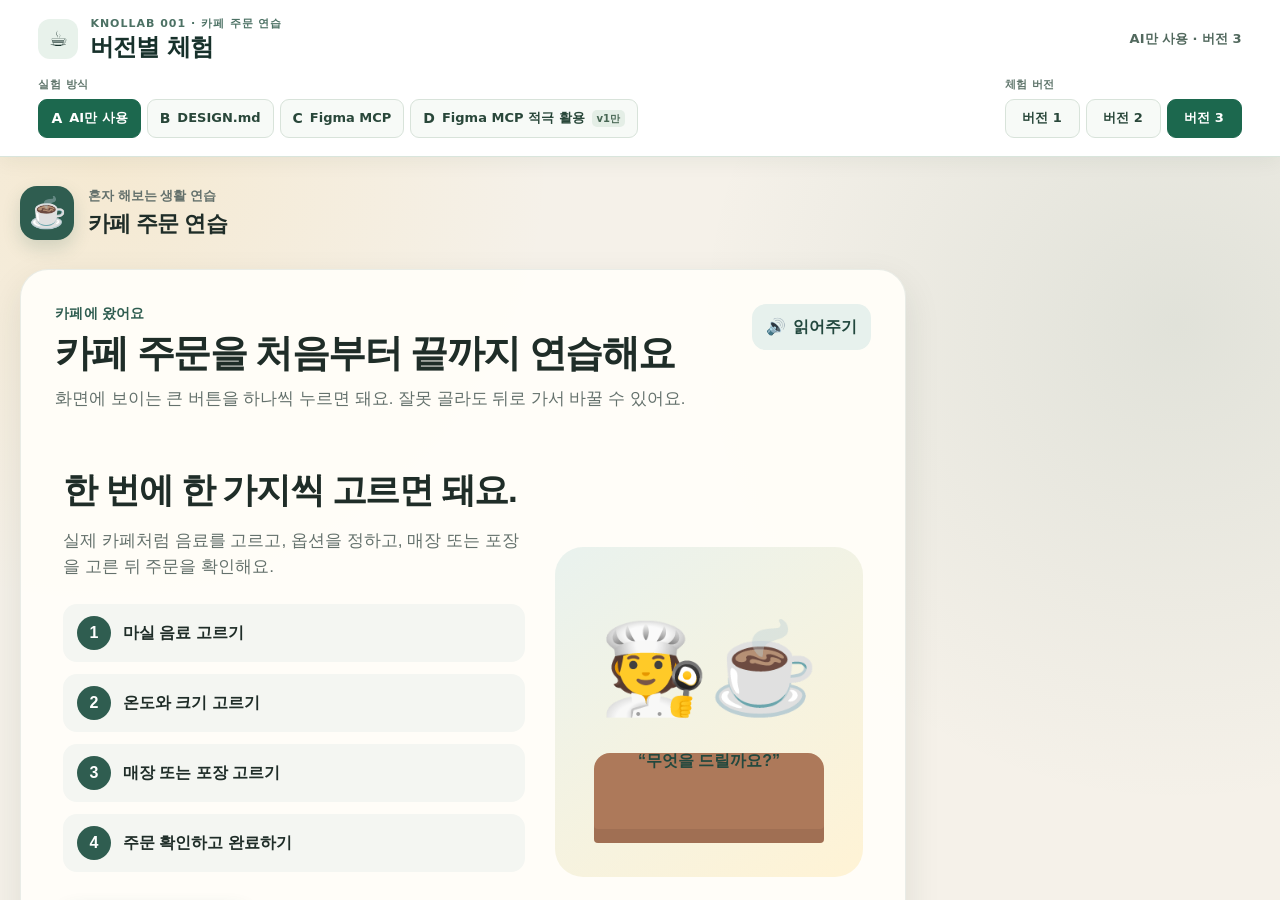
<file: index.html>
<!doctype html>
<html lang="ko">
<head>
  <meta charset="utf-8">
  <meta name="viewport" content="width=device-width, initial-scale=1">
  <meta name="theme-color" content="#172b27">
  <meta name="description" content="카페 주문 연습의 실험별, 버전별 결과를 직접 체험해 보세요.">
  <title>카페 주문 연습 · 실험 A</title>
  <link rel="stylesheet" href="shell.css">
  <script src="shell.js" defer></script>
</head>
<body>
  <a class="skip-link" href="#experience">체험 화면으로 바로 가기</a>
  <div class="site-shell">
    <header class="switcher" aria-label="실험 및 버전 선택">
      <div class="heading-row">
        <div class="brand-mark" aria-hidden="true">☕</div>
        <div class="heading-copy">
          <p class="eyebrow">KNOLLAB 001 · 카페 주문 연습</p>
          <h1>버전별 체험</h1>
        </div>
        <p class="current-label" id="currentLabel" aria-live="polite">AI만 사용 · 버전 3</p>
      </div>
      <div class="switcher-grid">
        <nav class="nav-group" aria-label="실험 선택">
          <span class="group-label">실험 방식</span>
          <div class="button-row experiment-row">
            <a class="switch-link experiment-link" data-experiment="a-ai-only" href="https://luckybridge.github.io/knollab-001-a-ai-only/?version=3" aria-current="page"><span class="link-code">A</span><span>AI만 사용</span></a>
            <a class="switch-link experiment-link" data-experiment="b-design-md" href="https://luckybridge.github.io/knollab-001-b-design-md/?version=3"><span class="link-code">B</span><span>DESIGN.md</span></a>
            <a class="switch-link experiment-link" data-experiment="c-design-figma-mcp" href="https://luckybridge.github.io/knollab-001-c-design-figma-mcp/?version=3"><span class="link-code">C</span><span>Figma MCP</span></a>
            <a class="switch-link experiment-link" data-experiment="d-design-figma-mcp-actively" href="https://luckybridge.github.io/knollab-001-d-design-figma-mcp-actively/?version=1" title="D 실험은 버전 1만 제공됩니다"><span class="link-code">D</span><span>Figma MCP 적극 활용</span><span class="only-one">v1만</span></a>
          </div>
        </nav>
        <nav class="nav-group version-group" aria-label="버전 선택">
          <span class="group-label">체험 버전</span>
          <div class="button-row version-row">
            <a class="switch-link version-link" data-version="1" href="?version=1">버전 1</a>
            <a class="switch-link version-link" data-version="2" href="?version=2">버전 2</a>
            <a class="switch-link version-link" data-version="3" href="?version=3" aria-current="page">버전 3</a>
          </div>
        </nav>
      </div>
    </header>
    <main id="experience" class="experience" aria-label="카페 주문 연습 체험">
      <iframe id="versionFrame" title="실험 A, 버전 3 카페 주문 연습" loading="eager" sandbox="allow-scripts" referrerpolicy="no-referrer"></iframe>
      <noscript><p><a href="versions/v3/">버전 3 직접 열기</a></p></noscript>
    </main>
  </div>
</body>
</html>
</file>
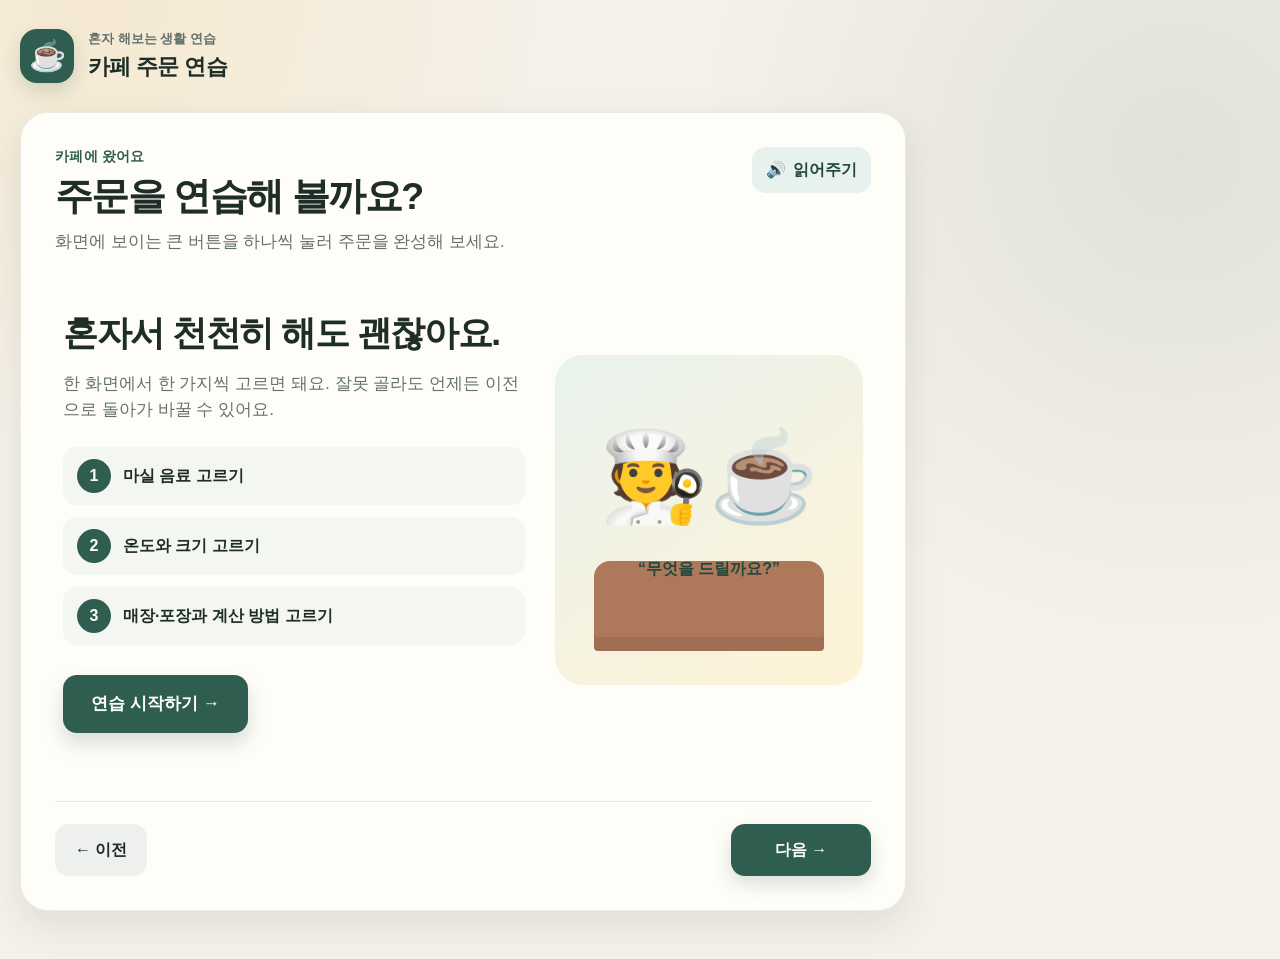
<file: versions/v1/index.html>
<!doctype html>
<html lang="ko">
<head>
  <meta charset="utf-8">
  <meta name="viewport" content="width=device-width, initial-scale=1">
  <meta name="theme-color" content="#2f5d50">
  <meta name="description" content="카페에서 음료를 고르고 주문하는 과정을 혼자 연습하는 웹사이트">
  <title>카페 주문 연습</title>
  <link rel="stylesheet" href="style.css">
</head>
<body>
  <a class="skip-link" href="#main-content">주문 연습으로 바로 가기</a>

  <header class="site-header">
    <div class="brand" aria-label="카페 주문 연습">
      <span class="brand-mark" aria-hidden="true">☕</span>
      <div>
        <p class="brand-kicker">혼자 해보는 생활 연습</p>
        <h1>카페 주문 연습</h1>
      </div>
    </div>
    <button class="utility-button" id="resetButton" type="button" hidden>
      <span aria-hidden="true">↺</span> 처음부터
    </button>
  </header>

  <main id="main-content" class="app-shell">
    <section class="practice-panel" aria-labelledby="screenTitle">
      <div class="progress-wrap" id="progressWrap" hidden>
        <div class="progress-topline">
          <span id="stepLabel">1단계 / 4단계</span>
          <span id="stepName">음료 고르기</span>
        </div>
        <div class="progress-track" aria-hidden="true">
          <div class="progress-bar" id="progressBar"></div>
        </div>
      </div>

      <div class="screen-heading">
        <div>
          <p class="eyebrow" id="eyebrow">카페에 왔어요</p>
          <h2 id="screenTitle">주문을 연습해 볼까요?</h2>
          <p class="screen-help" id="screenHelp">화면에 보이는 큰 버튼을 하나씩 눌러 주문을 완성해 보세요.</p>
        </div>
        <button class="listen-button" id="listenButton" type="button" aria-label="현재 화면 안내를 소리 내어 읽기">
          <span aria-hidden="true">🔊</span>
          <span>읽어주기</span>
        </button>
      </div>

      <div id="screenContent" class="screen-content"></div>
      <p class="status-message" id="statusMessage" role="status" aria-live="polite"></p>

      <div class="navigation-row" id="navigationRow" hidden>
        <button class="secondary-button" id="backButton" type="button">
          <span aria-hidden="true">←</span> 이전
        </button>
        <button class="primary-button" id="nextButton" type="button">
          다음 <span aria-hidden="true">→</span>
        </button>
      </div>
    </section>

    <aside class="order-summary" id="orderSummary" aria-labelledby="summaryTitle" hidden>
      <div class="summary-heading">
        <div>
          <p class="summary-kicker">내가 고른 내용</p>
          <h2 id="summaryTitle">주문표</h2>
        </div>
        <span class="summary-icon" aria-hidden="true">🧾</span>
      </div>
      <div id="summaryContent" class="summary-content"></div>
    </aside>
  </main>

  <div class="modal-backdrop" id="resetModal" hidden>
    <section class="modal" role="dialog" aria-modal="true" aria-labelledby="resetModalTitle" aria-describedby="resetModalText">
      <div class="modal-icon" aria-hidden="true">↺</div>
      <h2 id="resetModalTitle">처음부터 다시 할까요?</h2>
      <p id="resetModalText">지금까지 고른 내용이 모두 지워져요.</p>
      <div class="modal-actions">
        <button class="secondary-button" id="cancelResetButton" type="button">계속하기</button>
        <button class="danger-button" id="confirmResetButton" type="button">처음부터 하기</button>
      </div>
    </section>
  </div>

  <noscript>
    <div class="noscript-message">이 주문 연습은 자바스크립트가 켜져 있어야 사용할 수 있습니다.</div>
  </noscript>

  <script src="script.js"></script>
</body>
</html>
</file>
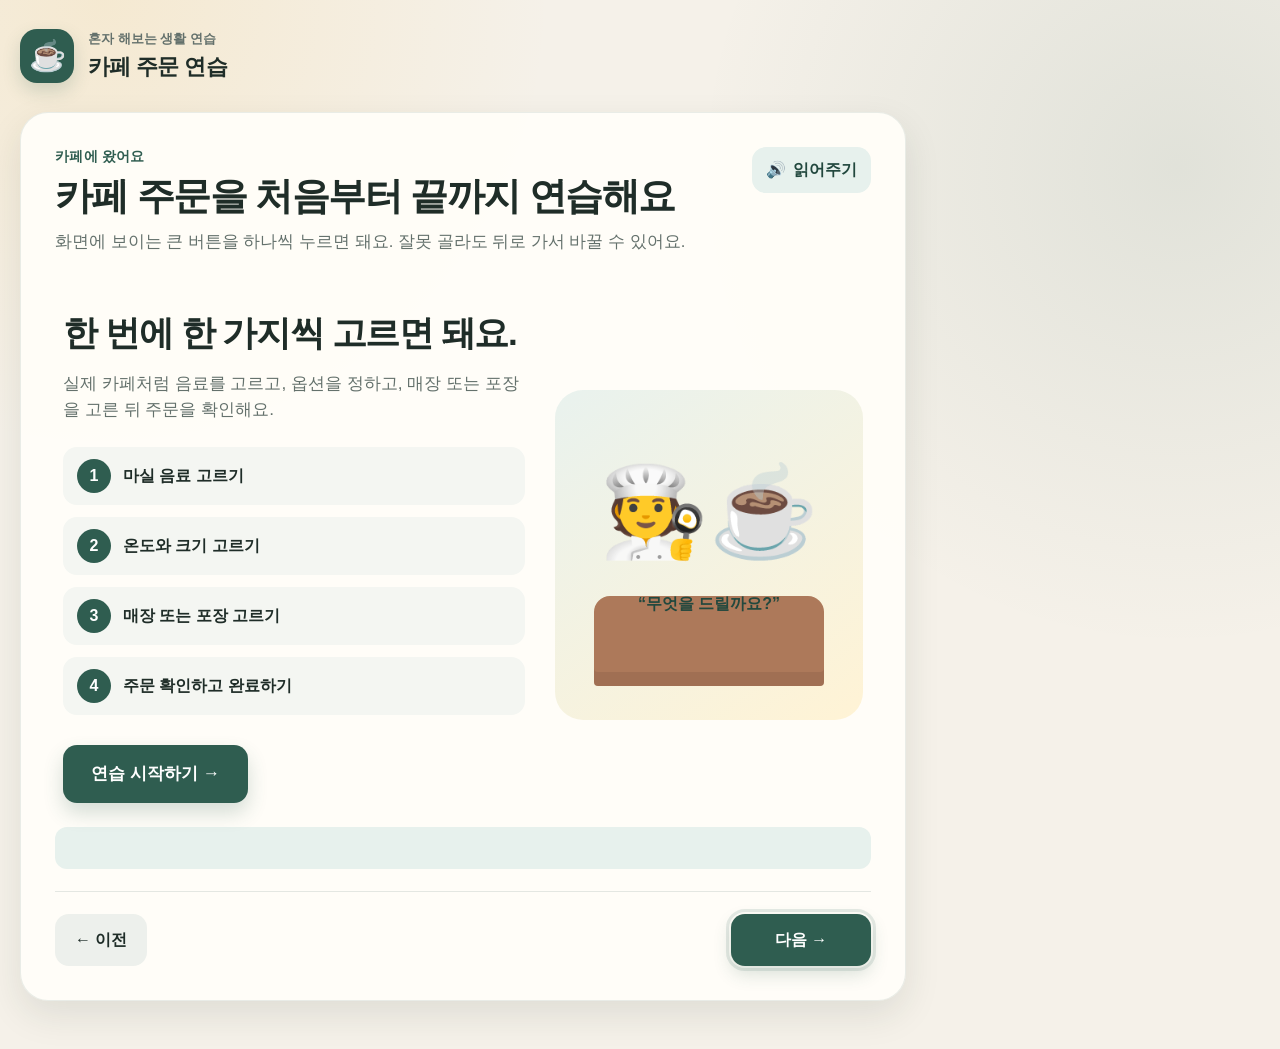
<file: versions/v2/index.html>
<!doctype html>
<html lang="ko">
<head>
  <meta charset="utf-8">
  <meta name="viewport" content="width=device-width, initial-scale=1">
  <meta name="theme-color" content="#2f5d50">
  <meta name="description" content="카페에서 음료를 고르고 주문하는 과정을 혼자 연습하는 웹사이트">
  <title>카페 주문 연습</title>
  <link rel="stylesheet" href="style.css">
  <link rel="stylesheet" href="v2-overrides.css">
</head>
<body>
  <a class="skip-link" href="#main-content">주문 연습으로 바로 가기</a>

  <header class="site-header">
    <div class="brand" aria-label="카페 주문 연습">
      <span class="brand-mark" aria-hidden="true">☕</span>
      <div>
        <p class="brand-kicker">혼자 해보는 생활 연습</p>
        <h1>카페 주문 연습</h1>
      </div>
    </div>
    <button class="utility-button" id="resetButton" type="button" hidden>
      <span aria-hidden="true">↺</span> 처음부터
    </button>
  </header>

  <main id="main-content" class="app-shell">
    <section class="practice-panel" aria-labelledby="screenTitle">
      <div class="progress-wrap" id="progressWrap" hidden>
        <div class="progress-topline">
          <span id="stepLabel">1단계 / 4단계</span>
          <span id="stepName">음료 고르기</span>
        </div>
        <div class="progress-track" aria-hidden="true">
          <div class="progress-bar" id="progressBar"></div>
        </div>
      </div>

      <div class="screen-heading">
        <div>
          <p class="eyebrow" id="eyebrow">카페에 왔어요</p>
          <h2 id="screenTitle">카페 주문을 처음부터 끝까지 연습해요</h2>
          <p class="screen-help" id="screenHelp">화면에 보이는 큰 버튼을 하나씩 누르면 돼요. 잘못 골라도 뒤로 가서 바꿀 수 있어요.</p>
        </div>
        <button class="listen-button" id="listenButton" type="button" aria-label="현재 화면 안내를 소리 내어 읽기">
          <span aria-hidden="true">🔊</span>
          <span>읽어주기</span>
        </button>
      </div>

      <div id="screenContent" class="screen-content"></div>
      <p class="status-message" id="statusMessage" role="status" aria-live="polite"></p>

      <div class="navigation-row" id="navigationRow" hidden>
        <button class="secondary-button" id="backButton" type="button">
          <span aria-hidden="true">←</span> 이전
        </button>
        <button class="primary-button" id="nextButton" type="button">
          다음 <span aria-hidden="true">→</span>
        </button>
      </div>
    </section>

    <aside class="order-summary" id="orderSummary" aria-labelledby="summaryTitle" hidden>
      <div class="summary-heading">
        <div>
          <p class="summary-kicker">내가 고른 내용</p>
          <h2 id="summaryTitle">주문표</h2>
        </div>
        <span class="summary-icon" aria-hidden="true">🧾</span>
      </div>
      <div id="summaryContent" class="summary-content"></div>
    </aside>
  </main>

  <div class="modal-backdrop" id="resetModal" hidden>
    <section class="modal" role="dialog" aria-modal="true" aria-labelledby="resetModalTitle" aria-describedby="resetModalText">
      <div class="modal-icon" aria-hidden="true">↺</div>
      <h2 id="resetModalTitle">처음부터 다시 할까요?</h2>
      <p id="resetModalText">지금까지 고른 내용이 모두 지워져요.</p>
      <div class="modal-actions">
        <button class="secondary-button" id="cancelResetButton" type="button">계속하기</button>
        <button class="danger-button" id="confirmResetButton" type="button">처음부터 하기</button>
      </div>
    </section>
  </div>

  <noscript>
    <div class="noscript-message">이 주문 연습은 자바스크립트가 켜져 있어야 사용할 수 있습니다.</div>
  </noscript>

  <script src="script.js"></script>
</body>
</html>
</file>
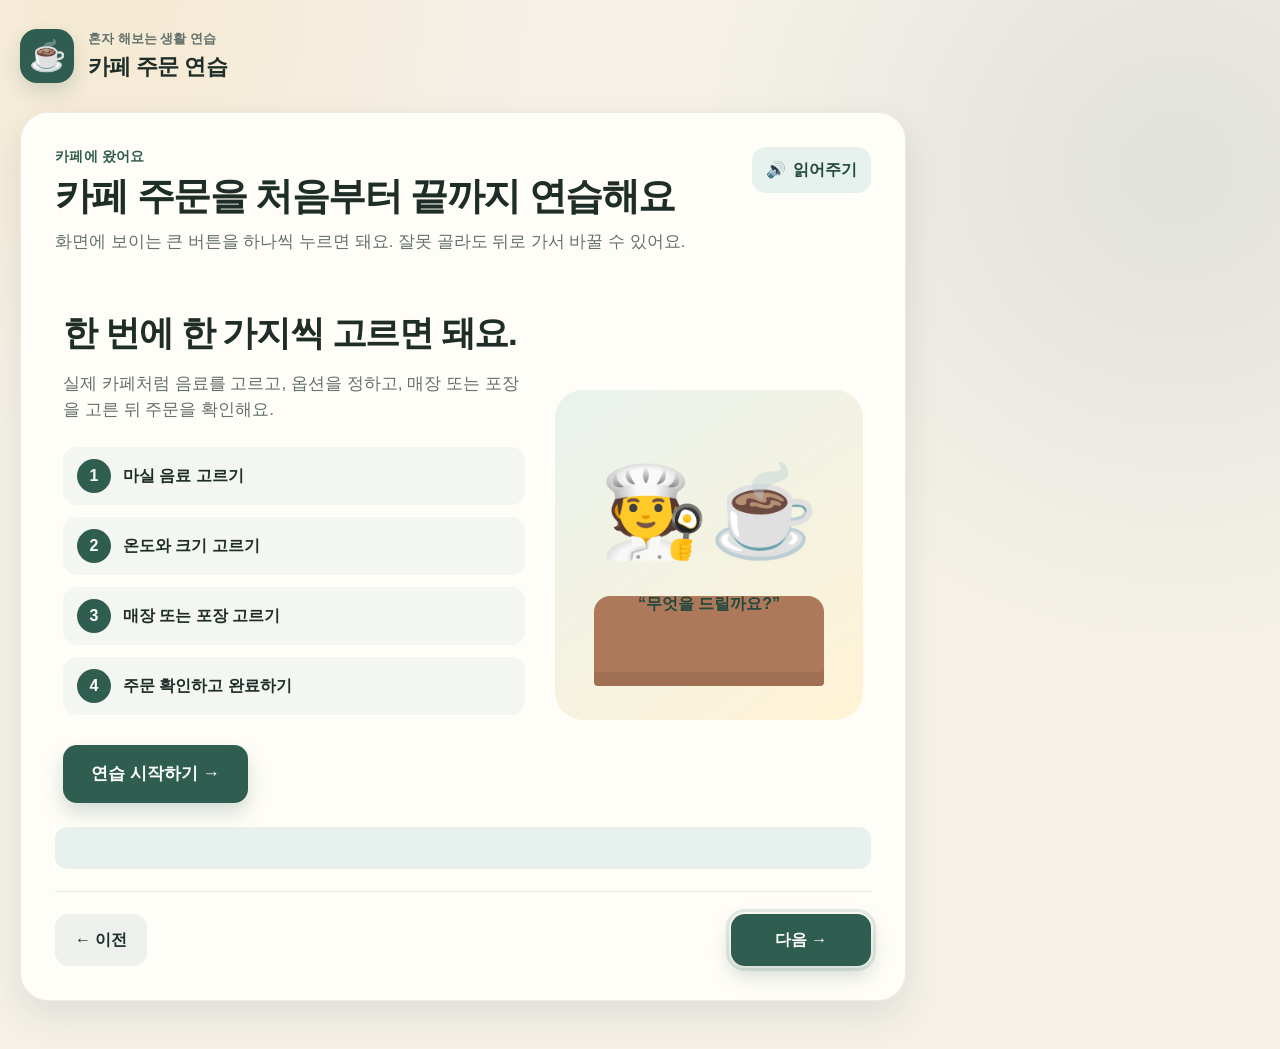
<file: versions/v3/index.html>
<!doctype html>
<html lang="ko">
<head>
  <meta charset="utf-8">
  <meta name="viewport" content="width=device-width, initial-scale=1">
  <meta name="theme-color" content="#2f5d50">
  <meta name="description" content="카페에서 음료를 고르고 주문하는 과정을 혼자 연습하는 웹사이트">
  <title>카페 주문 연습</title>
  <link rel="stylesheet" href="style.css">
  <link rel="stylesheet" href="v2-overrides.css">
  <link rel="stylesheet" href="v3-overrides.css">
</head>
<body>
  <a class="skip-link" href="#main-content">주문 연습으로 바로 가기</a>

  <header class="site-header">
    <div class="brand" aria-label="카페 주문 연습">
      <span class="brand-mark" aria-hidden="true">☕</span>
      <div>
        <p class="brand-kicker">혼자 해보는 생활 연습</p>
        <h1>카페 주문 연습</h1>
      </div>
    </div>
    <button class="utility-button" id="resetButton" type="button" hidden>
      <span aria-hidden="true">↺</span> 처음부터
    </button>
  </header>

  <main id="main-content" class="app-shell">
    <section class="practice-panel" aria-labelledby="screenTitle">
      <div class="progress-wrap" id="progressWrap" hidden>
        <div class="progress-topline">
          <span id="stepLabel">1단계 / 4단계</span>
          <span id="stepName">음료 고르기</span>
        </div>
        <div class="progress-track" aria-hidden="true">
          <div class="progress-bar" id="progressBar"></div>
        </div>
      </div>

      <div class="screen-heading">
        <div>
          <p class="eyebrow" id="eyebrow">카페에 왔어요</p>
          <h2 id="screenTitle">카페 주문을 처음부터 끝까지 연습해요</h2>
          <p class="screen-help" id="screenHelp">화면에 보이는 큰 버튼을 하나씩 누르면 돼요. 잘못 골라도 뒤로 가서 바꿀 수 있어요.</p>
        </div>
        <button class="listen-button" id="listenButton" type="button" aria-label="현재 화면 안내를 소리 내어 읽기">
          <span aria-hidden="true">🔊</span>
          <span>읽어주기</span>
        </button>
      </div>

      <div id="screenContent" class="screen-content"></div>
      <p class="status-message" id="statusMessage" role="status" aria-live="polite"></p>

      <div class="navigation-row" id="navigationRow" hidden>
        <button class="secondary-button" id="backButton" type="button">
          <span aria-hidden="true">←</span> 이전
        </button>
        <button class="primary-button" id="nextButton" type="button">
          다음 <span aria-hidden="true">→</span>
        </button>
      </div>
    </section>

    <aside class="order-summary" id="orderSummary" aria-labelledby="summaryTitle" hidden>
      <div class="summary-heading">
        <div>
          <p class="summary-kicker">내가 고른 내용</p>
          <h2 id="summaryTitle">주문표</h2>
        </div>
        <span class="summary-icon" aria-hidden="true">🧾</span>
      </div>
      <div id="summaryContent" class="summary-content"></div>
    </aside>
  </main>

  <div class="modal-backdrop" id="resetModal" hidden>
    <section class="modal" role="dialog" aria-modal="true" aria-labelledby="resetModalTitle" aria-describedby="resetModalText">
      <div class="modal-icon" aria-hidden="true">↺</div>
      <h2 id="resetModalTitle">처음부터 다시 할까요?</h2>
      <p id="resetModalText">지금까지 고른 내용이 모두 지워져요.</p>
      <div class="modal-actions">
        <button class="secondary-button" id="cancelResetButton" type="button">계속하기</button>
        <button class="danger-button" id="confirmResetButton" type="button">처음부터 하기</button>
      </div>
    </section>
  </div>

  <noscript>
    <div class="noscript-message">이 주문 연습은 자바스크립트가 켜져 있어야 사용할 수 있습니다.</div>
  </noscript>

  <script src="script.js"></script>
  <script src="v3.js"></script>
</body>
</html>
</file>
<file: shell.css>
:root { color-scheme: light; font-family: "Pretendard", "Apple SD Gothic Neo", "Malgun Gothic", system-ui, sans-serif; color: #17312b; background: #edf3ee; }
* { box-sizing: border-box; }
[hidden] { display: none !important; }
html, body { margin: 0; min-height: 100%; }
body { min-width: 320px; }
a { color: inherit; }
.skip-link { position: fixed; top: -100px; left: 12px; z-index: 10; padding: 10px 14px; border-radius: 8px; color: #fff; background: #17312b; }
.skip-link:focus { top: 12px; }
.site-shell { display: flex; flex-direction: column; height: 100vh; height: 100dvh; min-height: 460px; }
.switcher { z-index: 1; padding: 16px clamp(16px, 3vw, 44px) 18px; background: #fff; border-bottom: 1px solid #d9e5dc; box-shadow: 0 4px 20px rgb(20 55 39 / 6%); }
.heading-row { display: flex; align-items: center; gap: 12px; margin-bottom: 15px; }
.brand-mark { display: grid; place-items: center; flex: 0 0 40px; height: 40px; border-radius: 12px; font-size: 21px; background: #e8f2eb; }
.heading-copy { min-width: 0; }
.eyebrow { margin: 0 0 2px; color: #4c7164; font-size: 11px; font-weight: 800; letter-spacing: .09em; }
h1 { margin: 0; font-size: clamp(19px, 2.5vw, 24px); letter-spacing: -.04em; line-height: 1.2; }
.current-label { margin: 0 0 0 auto; color: #52695e; font-size: 13px; font-weight: 700; text-align: right; }
.switcher-grid { display: flex; align-items: end; gap: 24px; }
.nav-group { min-width: 0; }
.version-group { margin-left: auto; }
.group-label { display: block; margin-bottom: 7px; color: #60766c; font-size: 11px; font-weight: 800; letter-spacing: .04em; }
.button-row { display: flex; flex-wrap: wrap; gap: 6px; }
.switch-link { display: inline-flex; align-items: center; justify-content: center; gap: 7px; min-height: 39px; padding: 8px 12px; border: 1px solid #d8e3da; border-radius: 9px; background: #f7faf7; color: #29473a; font-size: 13px; font-weight: 700; line-height: 1.15; text-decoration: none; white-space: nowrap; transition: background .15s, border-color .15s, box-shadow .15s; }
.switch-link:hover { border-color: #8fb69a; background: #eef6ef; }
.switch-link:focus-visible { outline: 3px solid #e9b965; outline-offset: 2px; }
.switch-link[aria-current="page"] { border-color: #1c684e; background: #1c684e; color: #fff; }
.link-code { font-size: 14px; font-weight: 900; }
.only-one { border-radius: 5px; padding: 3px 5px; background: #e4eee6; color: #476653; font-size: 10px; }
.version-link { min-width: 75px; }
.experience { display: flex; flex: 1 1 auto; min-height: 0; }
.experience iframe { width: 100%; height: 100%; border: 0; background: #f4f7f2; }
@media (max-width: 900px) { .switcher-grid { align-items: stretch; flex-direction: column; gap: 12px; } .version-group { margin-left: 0; } }
@media (max-width: 600px) { .switcher { padding: 12px 14px 14px; } .heading-row { margin-bottom: 12px; } .current-label { font-size: 11px; } .experiment-row { display: grid; grid-template-columns: repeat(2, minmax(0, 1fr)); } .experiment-link { justify-content: flex-start; white-space: normal; } .version-row { display: grid; grid-template-columns: repeat(3, minmax(0, 1fr)); } .version-link { min-width: 0; } .switch-link { min-height: 42px; font-size: 12px; } }
</file>
<file: versions/v1/style.css>
:root {
  --bg: #f5f1e9;
  --surface: #fffdf8;
  --surface-strong: #ffffff;
  --ink: #1f2d28;
  --muted: #64716c;
  --line: #d9ddd8;
  --brand: #2f5d50;
  --brand-dark: #22483e;
  --brand-soft: #e7f1ed;
  --accent: #f4b942;
  --accent-soft: #fff4d8;
  --danger: #b34337;
  --danger-soft: #fbe9e6;
  --shadow: 0 14px 36px rgba(31, 45, 40, 0.10);
  --radius-lg: 28px;
  --radius-md: 18px;
  --radius-sm: 12px;
  --focus: 0 0 0 4px rgba(47, 93, 80, 0.22);
}

* { box-sizing: border-box; }
html { font-size: 16px; }
body {
  margin: 0;
  min-width: 320px;
  min-height: 100vh;
  color: var(--ink);
  background:
    radial-gradient(circle at 8% 0%, rgba(244, 185, 66, 0.14), transparent 28rem),
    radial-gradient(circle at 92% 16%, rgba(47, 93, 80, 0.10), transparent 30rem),
    var(--bg);
  font-family: -apple-system, BlinkMacSystemFont, "Segoe UI", "Apple SD Gothic Neo", "Noto Sans KR", Arial, sans-serif;
  line-height: 1.5;
}
button { font: inherit; }
button, [role="button"] { -webkit-tap-highlight-color: transparent; }
button:focus-visible, a:focus-visible { outline: none; box-shadow: var(--focus); }
.skip-link {
  position: fixed; top: 12px; left: 12px; z-index: 1000;
  padding: 10px 14px; color: white; background: var(--brand-dark);
  border-radius: 10px; transform: translateY(-150%);
}
.skip-link:focus { transform: translateY(0); }
.site-header {
  width: min(1240px, calc(100% - 40px)); margin: 0 auto; min-height: 112px;
  display: flex; align-items: center; justify-content: space-between; gap: 24px;
}
.brand { display: flex; align-items: center; gap: 14px; }
.brand-mark {
  width: 54px; height: 54px; display: grid; place-items: center; border-radius: 17px;
  background: var(--brand); color: white; font-size: 30px;
  box-shadow: 0 8px 18px rgba(47, 93, 80, 0.18);
}
.brand-kicker, .brand h1, .eyebrow, .screen-help, .summary-kicker, .summary-heading h2,
.status-message, .option-title, .option-note, .menu-name, .menu-description, .choice-label,
.choice-sub, .choice-price, .review-label, .review-value, .complete-sub, .complete-total,
.practice-line, .tip-box p, .step-note { margin: 0; }
.brand-kicker { font-size: 0.82rem; font-weight: 800; color: var(--muted); }
.brand h1 { margin-top: 2px; font-size: 1.38rem; letter-spacing: -0.03em; }
.utility-button, .listen-button, .secondary-button, .primary-button, .danger-button,
.edit-button, .start-button, .quantity-button {
  border: 0; border-radius: 14px; cursor: pointer; font-weight: 800;
  transition: transform 120ms ease, box-shadow 120ms ease, background 120ms ease;
}
.utility-button:hover, .listen-button:hover, .secondary-button:hover, .primary-button:hover,
.danger-button:hover, .edit-button:hover, .start-button:hover, .quantity-button:hover { transform: translateY(-1px); }
.utility-button {
  padding: 12px 16px; color: var(--brand-dark); background: rgba(255,255,255,0.72);
  border: 1px solid rgba(47,93,80,0.14);
}
.app-shell {
  width: min(1240px, calc(100% - 40px)); margin: 0 auto 48px;
  display: grid; grid-template-columns: minmax(0, 1fr) 330px; gap: 24px; align-items: start;
}
.practice-panel, .order-summary {
  background: rgba(255, 253, 248, 0.96); border: 1px solid rgba(47, 93, 80, 0.10);
  box-shadow: var(--shadow);
}
.practice-panel { min-height: 690px; padding: 34px; border-radius: var(--radius-lg); }
.order-summary { position: sticky; top: 24px; padding: 24px; border-radius: 22px; }
.progress-wrap { margin-bottom: 28px; }
.progress-topline {
  display: flex; justify-content: space-between; gap: 12px; margin-bottom: 10px;
  color: var(--muted); font-size: 0.92rem; font-weight: 800;
}
.progress-track { height: 12px; overflow: hidden; border-radius: 999px; background: #e8e9e5; }
.progress-bar {
  width: 25%; height: 100%; border-radius: inherit; background: var(--brand);
  transition: width 220ms ease;
}
.screen-heading {
  display: flex; align-items: flex-start; justify-content: space-between; gap: 24px; margin-bottom: 28px;
}
.eyebrow, .summary-kicker {
  margin-bottom: 6px; color: var(--brand); font-size: 0.85rem; font-weight: 900; letter-spacing: 0.02em;
}
.screen-heading h2 {
  margin: 0; font-size: clamp(1.7rem, 3vw, 2.35rem); line-height: 1.23; letter-spacing: -0.04em;
}
.screen-heading h2:focus { outline: none; }
.screen-help { max-width: 680px; margin-top: 10px; color: var(--muted); font-size: 1.04rem; }
.listen-button {
  flex: 0 0 auto; display: inline-flex; align-items: center; gap: 7px; padding: 11px 14px;
  color: var(--brand-dark); background: var(--brand-soft);
}
.screen-content { min-height: 410px; }
.welcome-card {
  min-height: 430px; display: grid; grid-template-columns: minmax(0, 1.2fr) minmax(240px, 0.8fr);
  gap: 30px; align-items: center; padding: 24px 8px 8px;
}
.welcome-copy h3 { margin: 0 0 12px; font-size: clamp(1.55rem, 3vw, 2.2rem); letter-spacing: -0.04em; }
.welcome-copy > p { margin: 0; max-width: 590px; color: var(--muted); font-size: 1.08rem; }
.practice-points { display: grid; gap: 12px; margin: 24px 0 30px; }
.practice-point {
  display: flex; align-items: center; gap: 12px; padding: 12px 14px;
  border-radius: 14px; background: #f4f6f2; font-weight: 800;
}
.point-number {
  width: 34px; height: 34px; flex: 0 0 34px; display: grid; place-items: center;
  border-radius: 50%; color: white; background: var(--brand);
}
.start-button {
  min-height: 58px; padding: 0 28px; color: white; background: var(--brand);
  box-shadow: 0 10px 20px rgba(47, 93, 80, 0.20); font-size: 1.08rem;
}
.start-button:hover { background: var(--brand-dark); }
.counter-illustration {
  position: relative; min-height: 330px; display: grid; place-items: center; overflow: hidden;
  border-radius: 28px; background: linear-gradient(145deg, #e9f2ee, #fff3d5);
}
.counter-illustration::before {
  content: ""; position: absolute; width: 230px; height: 90px; bottom: 34px;
  border-radius: 16px 16px 4px 4px; background: #ad795a;
  box-shadow: inset 0 -14px 0 rgba(89,57,40,0.15);
}
.counter-scene { position: relative; z-index: 1; transform: translateY(-24px); text-align: center; }
.counter-scene .big-emoji { font-size: 5.5rem; }
.counter-scene p { margin: 14px 0 0; color: var(--brand-dark); font-weight: 900; }
.menu-grid { display: grid; grid-template-columns: repeat(3, minmax(0, 1fr)); gap: 15px; }
.menu-card, .choice-card {
  width: 100%; min-width: 0; border: 2px solid transparent; cursor: pointer; color: inherit;
  background: var(--surface-strong); box-shadow: 0 5px 18px rgba(31, 45, 40, 0.07);
  transition: border 120ms ease, transform 120ms ease, box-shadow 120ms ease, background 120ms ease;
}
.menu-card {
  min-height: 205px; padding: 20px; display: flex; flex-direction: column; align-items: stretch;
  text-align: left; border-radius: 20px;
}
.menu-card:hover, .choice-card:hover { transform: translateY(-2px); box-shadow: 0 10px 24px rgba(31, 45, 40, 0.10); }
.menu-card[aria-pressed="true"], .choice-card[aria-pressed="true"] {
  border-color: var(--brand); background: var(--brand-soft); box-shadow: 0 0 0 3px rgba(47, 93, 80, 0.10);
}
.menu-top { display: flex; align-items: flex-start; justify-content: space-between; gap: 10px; }
.menu-emoji {
  width: 56px; height: 56px; display: grid; place-items: center; border-radius: 17px;
  background: #f7f3eb; font-size: 2.1rem;
}
.menu-tag {
  padding: 5px 8px; border-radius: 999px; color: var(--muted); background: #f0f2ef;
  font-size: 0.72rem; font-weight: 900;
}
.menu-name { margin-top: 14px; font-size: 1.08rem; font-weight: 900; }
.menu-description { margin-top: 4px; min-height: 42px; color: var(--muted); font-size: 0.88rem; }
.menu-price { margin-top: auto; padding-top: 12px; color: var(--brand-dark); font-size: 1.04rem; font-weight: 900; }
.selection-section + .selection-section { margin-top: 28px; }
.option-title { margin-bottom: 10px; font-size: 1.08rem; font-weight: 900; }
.option-note { margin: -4px 0 12px; color: var(--muted); font-size: 0.9rem; }
.choice-grid { display: grid; grid-template-columns: repeat(2, minmax(0, 1fr)); gap: 12px; }
.choice-grid.three { grid-template-columns: repeat(3, minmax(0, 1fr)); }
.choice-card {
  min-height: 92px; display: flex; align-items: center; gap: 15px; padding: 16px;
  text-align: left; border-radius: 17px;
}
.choice-icon {
  width: 50px; height: 50px; flex: 0 0 50px; display: grid; place-items: center;
  border-radius: 15px; background: #f4f2ec; font-size: 1.7rem;
}
.choice-copy { min-width: 0; }
.choice-label { display: block; font-weight: 900; }
.choice-sub, .choice-price { display: block; margin-top: 3px; color: var(--muted); font-size: 0.86rem; font-weight: 700; }
.quantity-box {
  min-height: 90px; display: flex; align-items: center; justify-content: space-between; gap: 18px;
  padding: 16px 18px; border: 1px solid var(--line); border-radius: 17px; background: var(--surface-strong);
}
.quantity-copy strong { display: block; }
.quantity-copy span { color: var(--muted); font-size: 0.88rem; }
.quantity-controls { display: flex; align-items: center; gap: 10px; }
.quantity-button {
  width: 46px; height: 46px; color: var(--brand-dark); background: var(--brand-soft); font-size: 1.35rem;
}
.quantity-button:disabled { opacity: 0.38; cursor: not-allowed; transform: none; }
.quantity-value { min-width: 34px; text-align: center; font-size: 1.18rem; font-weight: 900; }
.step-note {
  margin-top: 18px; padding: 12px 14px; border-left: 4px solid var(--accent);
  border-radius: 10px; background: var(--accent-soft); color: #69531e; font-size: 0.91rem; font-weight: 700;
}
.review-card { overflow: hidden; border: 1px solid var(--line); border-radius: 20px; background: white; }
.review-row {
  display: grid; grid-template-columns: 126px minmax(0, 1fr) auto; gap: 12px;
  align-items: center; padding: 15px 18px;
}
.review-row + .review-row { border-top: 1px solid #eceeea; }
.review-label { color: var(--muted); font-size: 0.9rem; font-weight: 800; }
.review-value { font-weight: 900; }
.edit-button { padding: 8px 11px; color: var(--brand-dark); background: var(--brand-soft); font-size: 0.84rem; }
.total-row {
  display: flex; justify-content: space-between; align-items: center; gap: 18px; margin-top: 14px;
  padding: 17px 18px; border-radius: 16px; background: #f3f5f2; font-weight: 900;
}
.total-price { font-size: 1.26rem; color: var(--brand-dark); }
.practice-script { margin-top: 22px; padding: 20px; border-radius: 18px; background: var(--accent-soft); }
.practice-script strong { display: block; margin-bottom: 8px; color: #684e16; }
.practice-line { font-size: 1.07rem; font-weight: 900; line-height: 1.7; }
.status-message { min-height: 24px; margin-top: 14px; color: var(--danger); font-size: 0.9rem; font-weight: 800; }
.navigation-row {
  display: flex; justify-content: space-between; gap: 14px; margin-top: 22px; padding-top: 22px;
  border-top: 1px solid #e4e7e2;
}
.secondary-button, .primary-button, .danger-button { min-height: 52px; padding: 0 20px; }
.secondary-button { color: var(--ink); background: #edf0ec; }
.primary-button {
  min-width: 140px; color: white; background: var(--brand); box-shadow: 0 8px 18px rgba(47, 93, 80, 0.18);
}
.primary-button:hover { background: var(--brand-dark); }
.primary-button:disabled {
  cursor: not-allowed; color: #8a918d; background: #dcdedb; box-shadow: none; transform: none;
}
.danger-button { color: white; background: var(--danger); }
.summary-heading {
  display: flex; align-items: center; justify-content: space-between; gap: 12px;
  padding-bottom: 16px; border-bottom: 1px solid #e6e8e3;
}
.summary-heading h2 { font-size: 1.35rem; }
.summary-icon { font-size: 1.65rem; }
.summary-content { padding-top: 14px; }
.summary-empty { margin: 0; padding: 12px 0; color: var(--muted); font-size: 0.92rem; }
.summary-item {
  display: grid; grid-template-columns: 32px 1fr; gap: 10px; align-items: start; padding: 10px 0;
}
.summary-item + .summary-item { border-top: 1px dashed #e0e3de; }
.summary-item-icon {
  width: 32px; height: 32px; display: grid; place-items: center; border-radius: 10px; background: #f3f5f2;
}
.summary-item-label { display: block; color: var(--muted); font-size: 0.76rem; font-weight: 800; }
.summary-item-value { display: block; margin-top: 2px; font-size: 0.92rem; font-weight: 900; }
.summary-total {
  display: flex; justify-content: space-between; align-items: center; gap: 10px;
  margin-top: 12px; padding-top: 14px; border-top: 2px solid var(--ink); font-weight: 900;
}
.complete-wrap { min-height: 430px; display: grid; place-items: center; text-align: center; padding: 20px 0; }
.complete-card {
  width: min(620px, 100%); padding: 34px; border-radius: 26px;
  background: linear-gradient(145deg, var(--brand-soft), #fff7e3);
}
.complete-icon {
  width: 88px; height: 88px; margin: 0 auto 18px; display: grid; place-items: center;
  border-radius: 50%; color: white; background: var(--brand); font-size: 2.7rem;
}
.complete-card h3 { margin: 0; font-size: 1.85rem; letter-spacing: -0.04em; }
.complete-sub { margin-top: 9px; color: var(--muted); }
.complete-total { margin-top: 18px; font-size: 1.15rem; font-weight: 900; }
.tip-box {
  margin-top: 18px; padding: 16px; border-radius: 15px; background: rgba(255,255,255,0.78); text-align: left;
}
.tip-box strong { display: block; margin-bottom: 5px; }
.tip-box p { color: #45514d; font-size: 0.92rem; }
.complete-actions { display: flex; justify-content: center; gap: 10px; margin-top: 22px; }
.modal-backdrop {
  position: fixed; inset: 0; z-index: 100; display: grid; place-items: center; padding: 24px;
  background: rgba(20, 29, 26, 0.46);
}
.modal-backdrop[hidden] { display: none; }
.modal {
  width: min(430px, 100%); padding: 28px; border-radius: 22px; background: white;
  box-shadow: 0 24px 60px rgba(0,0,0,0.22); text-align: center;
}
.modal-icon {
  width: 58px; height: 58px; margin: 0 auto 14px; display: grid; place-items: center;
  border-radius: 50%; background: var(--danger-soft); color: var(--danger); font-size: 1.6rem; font-weight: 900;
}
.modal h2 { margin: 0; font-size: 1.4rem; }
.modal p { margin: 8px 0 0; color: var(--muted); }
.modal-actions { display: flex; gap: 10px; margin-top: 22px; }
.modal-actions > button { flex: 1; }
.noscript-message {
  position: fixed; inset: auto 20px 20px; z-index: 200; padding: 14px 16px;
  border-radius: 12px; color: white; background: #8a2d25; text-align: center;
}
@media (max-width: 1040px) {
  .app-shell { grid-template-columns: 1fr; }
  .order-summary { position: static; order: 2; }
  .summary-content { display: grid; grid-template-columns: repeat(2, minmax(0, 1fr)); gap: 0 22px; }
  .summary-total { grid-column: 1 / -1; }
  .menu-grid { grid-template-columns: repeat(2, minmax(0, 1fr)); }
}
@media (max-width: 760px) {
  .site-header, .app-shell { width: min(100% - 24px, 1240px); }
  .site-header { min-height: 92px; }
  .brand-mark { width: 46px; height: 46px; border-radius: 14px; font-size: 25px; }
  .brand-kicker { display: none; }
  .brand h1 { font-size: 1.15rem; }
  .utility-button { padding: 10px 12px; font-size: 0.88rem; }
  .practice-panel { min-height: auto; padding: 22px; border-radius: 22px; }
  .screen-heading { flex-direction: column; gap: 14px; }
  .listen-button { align-self: flex-start; }
  .welcome-card { grid-template-columns: 1fr; padding-top: 0; }
  .counter-illustration { min-height: 220px; }
  .counter-illustration::before { bottom: 25px; }
  .counter-scene { transform: translateY(-12px); }
  .counter-scene .big-emoji { font-size: 4.4rem; }
  .menu-grid, .choice-grid, .choice-grid.three, .summary-content { grid-template-columns: 1fr; }
  .review-row { grid-template-columns: 90px 1fr auto; }
}
@media (max-width: 520px) {
  .screen-heading h2 { font-size: 1.65rem; }
  .menu-grid { grid-template-columns: 1fr; }
  .menu-card { min-height: 180px; }
  .navigation-row {
    position: sticky; bottom: 0; margin: 16px -22px -22px; padding: 14px 22px;
    background: rgba(255,253,248,0.96); box-shadow: 0 -8px 20px rgba(31,45,40,0.06);
  }
  .secondary-button, .primary-button { flex: 1; }
  .review-row { grid-template-columns: 1fr auto; }
  .review-label { grid-column: 1 / -1; }
  .modal-actions, .complete-actions { flex-direction: column; }
}
@media (prefers-reduced-motion: reduce) {
  *, *::before, *::after { scroll-behavior: auto !important; transition: none !important; }
}
</file>
<file: versions/v2/style.css>
:root {
  --bg: #f5f1e9;
  --surface: #fffdf8;
  --surface-strong: #ffffff;
  --ink: #1f2d28;
  --muted: #64716c;
  --line: #d9ddd8;
  --brand: #2f5d50;
  --brand-dark: #22483e;
  --brand-soft: #e7f1ed;
  --accent: #f4b942;
  --accent-soft: #fff4d8;
  --danger: #b34337;
  --danger-soft: #fbe9e6;
  --shadow: 0 14px 36px rgba(31, 45, 40, 0.10);
  --radius-lg: 28px;
  --radius-md: 18px;
  --radius-sm: 12px;
  --focus: 0 0 0 4px rgba(47, 93, 80, 0.22);
}

* { box-sizing: border-box; }
html { font-size: 16px; }
body {
  margin: 0;
  min-width: 320px;
  min-height: 100vh;
  color: var(--ink);
  background:
    radial-gradient(circle at 8% 0%, rgba(244, 185, 66, 0.14), transparent 28rem),
    radial-gradient(circle at 92% 16%, rgba(47, 93, 80, 0.10), transparent 30rem),
    var(--bg);
  font-family: -apple-system, BlinkMacSystemFont, "Segoe UI", "Apple SD Gothic Neo", "Noto Sans KR", Arial, sans-serif;
  line-height: 1.5;
}
button { font: inherit; }
button, [role="button"] { -webkit-tap-highlight-color: transparent; }
button:focus-visible, a:focus-visible { outline: none; box-shadow: var(--focus); }
.skip-link {
  position: fixed; top: 12px; left: 12px; z-index: 1000;
  padding: 10px 14px; color: white; background: var(--brand-dark);
  border-radius: 10px; transform: translateY(-150%);
}
.skip-link:focus { transform: translateY(0); }
.site-header {
  width: min(1240px, calc(100% - 40px)); margin: 0 auto; min-height: 112px;
  display: flex; align-items: center; justify-content: space-between; gap: 24px;
}
.brand { display: flex; align-items: center; gap: 14px; }
.brand-mark {
  width: 54px; height: 54px; display: grid; place-items: center; border-radius: 17px;
  background: var(--brand); color: white; font-size: 30px;
  box-shadow: 0 8px 18px rgba(47, 93, 80, 0.18);
}
.brand-kicker, .brand h1, .eyebrow, .screen-help, .summary-kicker, .summary-heading h2,
.status-message, .option-title, .option-note, .menu-name, .menu-description, .choice-label,
.choice-sub, .choice-price, .review-label, .review-value, .complete-sub, .complete-total,
.practice-line, .tip-box p, .step-note { margin: 0; }
.brand-kicker { font-size: 0.82rem; font-weight: 800; color: var(--muted); }
.brand h1 { margin-top: 2px; font-size: 1.38rem; letter-spacing: -0.03em; }
.utility-button, .listen-button, .secondary-button, .primary-button, .danger-button,
.edit-button, .start-button, .quantity-button {
  border: 0; border-radius: 14px; cursor: pointer; font-weight: 800;
  transition: transform 120ms ease, box-shadow 120ms ease, background 120ms ease;
}
.utility-button:hover, .listen-button:hover, .secondary-button:hover, .primary-button:hover,
.danger-button:hover, .edit-button:hover, .start-button:hover, .quantity-button:hover { transform: translateY(-1px); }
.utility-button {
  padding: 12px 16px; color: var(--brand-dark); background: rgba(255,255,255,0.72);
  border: 1px solid rgba(47,93,80,0.14);
}
.app-shell {
  width: min(1240px, calc(100% - 40px)); margin: 0 auto 48px;
  display: grid; grid-template-columns: minmax(0, 1fr) 330px; gap: 24px; align-items: start;
}
.practice-panel, .order-summary {
  background: rgba(255, 253, 248, 0.96); border: 1px solid rgba(47, 93, 80, 0.10);
  box-shadow: var(--shadow);
}
.practice-panel { min-height: 690px; padding: 34px; border-radius: var(--radius-lg); }
.order-summary { position: sticky; top: 24px; padding: 24px; border-radius: 22px; }
.progress-wrap { margin-bottom: 28px; }
.progress-topline {
  display: flex; justify-content: space-between; gap: 12px; margin-bottom: 10px;
  color: var(--muted); font-size: 0.92rem; font-weight: 800;
}
.progress-track { height: 12px; overflow: hidden; border-radius: 999px; background: #e8e9e5; }
.progress-bar {
  width: 25%; height: 100%; border-radius: inherit; background: var(--brand);
  transition: width 220ms ease;
}
.screen-heading {
  display: flex; align-items: flex-start; justify-content: space-between; gap: 24px; margin-bottom: 28px;
}
.eyebrow, .summary-kicker {
  margin-bottom: 6px; color: var(--brand); font-size: 0.85rem; font-weight: 900; letter-spacing: 0.02em;
}
.screen-heading h2 {
  margin: 0; font-size: clamp(1.7rem, 3vw, 2.35rem); line-height: 1.23; letter-spacing: -0.04em;
}
.screen-heading h2:focus { outline: none; }
.screen-help { max-width: 680px; margin-top: 10px; color: var(--muted); font-size: 1.04rem; }
.listen-button {
  flex: 0 0 auto; display: inline-flex; align-items: center; gap: 7px; padding: 11px 14px;
  color: var(--brand-dark); background: var(--brand-soft);
}
.screen-content { min-height: 410px; }
.welcome-card {
  min-height: 430px; display: grid; grid-template-columns: minmax(0, 1.2fr) minmax(240px, 0.8fr);
  gap: 30px; align-items: center; padding: 24px 8px 8px;
}
.welcome-copy h3 { margin: 0 0 12px; font-size: clamp(1.55rem, 3vw, 2.2rem); letter-spacing: -0.04em; }
.welcome-copy > p { margin: 0; max-width: 590px; color: var(--muted); font-size: 1.08rem; }
.practice-points { display: grid; gap: 12px; margin: 24px 0 30px; }
.practice-point {
  display: flex; align-items: center; gap: 12px; padding: 12px 14px;
  border-radius: 14px; background: #f4f6f2; font-weight: 800;
}
.point-number {
  width: 34px; height: 34px; flex: 0 0 34px; display: grid; place-items: center;
  border-radius: 50%; color: white; background: var(--brand);
}
.start-button {
  min-height: 58px; padding: 0 28px; color: white; background: var(--brand);
  box-shadow: 0 10px 20px rgba(47, 93, 80, 0.20); font-size: 1.08rem;
}
.start-button:hover { background: var(--brand-dark); }
.counter-illustration {
  position: relative; min-height: 330px; display: grid; place-items: center; overflow: hidden;
  border-radius: 28px; background: linear-gradient(145deg, #e9f2ee, #fff3d5);
}
.counter-illustration::before {
  content: ""; position: absolute; width: 230px; height: 90px; bottom: 34px;
  border-radius: 16px 16px 4px 4px; background: #ad795a;
  box-shadow: inset 0 -14px 0 rgba(89,57,40,0.15);
}
.counter-scene { position: relative; z-index: 1; transform: translateY(-24px); text-align: center; }
.counter-scene .big-emoji { font-size: 5.5rem; }
.counter-scene p { margin: 14px 0 0; color: var(--brand-dark); font-weight: 900; }
.menu-grid { display: grid; grid-template-columns: repeat(3, minmax(0, 1fr)); gap: 15px; }
.menu-card, .choice-card {
  width: 100%; min-width: 0; border: 2px solid transparent; cursor: pointer; color: inherit;
  background: var(--surface-strong); box-shadow: 0 5px 18px rgba(31, 45, 40, 0.07);
  transition: border 120ms ease, transform 120ms ease, box-shadow 120ms ease, background 120ms ease;
}
.menu-card {
  min-height: 205px; padding: 20px; display: flex; flex-direction: column; align-items: stretch;
  text-align: left; border-radius: 20px;
}
.menu-card:hover, .choice-card:hover { transform: translateY(-2px); box-shadow: 0 10px 24px rgba(31, 45, 40, 0.10); }
.menu-card[aria-pressed="true"], .choice-card[aria-pressed="true"] {
  border-color: var(--brand); background: var(--brand-soft); box-shadow: 0 0 0 3px rgba(47, 93, 80, 0.10);
}
.menu-top { display: flex; align-items: flex-start; justify-content: space-between; gap: 10px; }
.menu-emoji {
  width: 56px; height: 56px; display: grid; place-items: center; border-radius: 17px;
  background: #f7f3eb; font-size: 2.1rem;
}
.menu-tag {
  padding: 5px 8px; border-radius: 999px; color: var(--muted); background: #f0f2ef;
  font-size: 0.72rem; font-weight: 900;
}
.menu-name { margin-top: 14px; font-size: 1.08rem; font-weight: 900; }
.menu-description { margin-top: 4px; min-height: 42px; color: var(--muted); font-size: 0.88rem; }
.menu-price { margin-top: auto; padding-top: 12px; color: var(--brand-dark); font-size: 1.04rem; font-weight: 900; }
.selection-section + .selection-section { margin-top: 28px; }
.option-title { margin-bottom: 10px; font-size: 1.08rem; font-weight: 900; }
.option-note { margin: -4px 0 12px; color: var(--muted); font-size: 0.9rem; }
.choice-grid { display: grid; grid-template-columns: repeat(2, minmax(0, 1fr)); gap: 12px; }
.choice-grid.three { grid-template-columns: repeat(3, minmax(0, 1fr)); }
.choice-card {
  min-height: 92px; display: flex; align-items: center; gap: 15px; padding: 16px;
  text-align: left; border-radius: 17px;
}
.choice-icon {
  width: 50px; height: 50px; flex: 0 0 50px; display: grid; place-items: center;
  border-radius: 15px; background: #f4f2ec; font-size: 1.7rem;
}
.choice-copy { min-width: 0; }
.choice-label { display: block; font-weight: 900; }
.choice-sub, .choice-price { display: block; margin-top: 3px; color: var(--muted); font-size: 0.86rem; font-weight: 700; }
.quantity-box {
  min-height: 90px; display: flex; align-items: center; justify-content: space-between; gap: 18px;
  padding: 16px 18px; border: 1px solid var(--line); border-radius: 17px; background: var(--surface-strong);
}
.quantity-copy strong { display: block; }
.quantity-copy span { color: var(--muted); font-size: 0.88rem; }
.quantity-controls { display: flex; align-items: center; gap: 10px; }
.quantity-button {
  width: 46px; height: 46px; color: var(--brand-dark); background: var(--brand-soft); font-size: 1.35rem;
}
.quantity-button:disabled { opacity: 0.38; cursor: not-allowed; transform: none; }
.quantity-value { min-width: 34px; text-align: center; font-size: 1.18rem; font-weight: 900; }
.step-note {
  margin-top: 18px; padding: 12px 14px; border-left: 4px solid var(--accent);
  border-radius: 10px; background: var(--accent-soft); color: #69531e; font-size: 0.91rem; font-weight: 700;
}
.review-card { overflow: hidden; border: 1px solid var(--line); border-radius: 20px; background: white; }
.review-row {
  display: grid; grid-template-columns: 126px minmax(0, 1fr) auto; gap: 12px;
  align-items: center; padding: 15px 18px;
}
.review-row + .review-row { border-top: 1px solid #eceeea; }
.review-label { color: var(--muted); font-size: 0.9rem; font-weight: 800; }
.review-value { font-weight: 900; }
.edit-button { padding: 8px 11px; color: var(--brand-dark); background: var(--brand-soft); font-size: 0.84rem; }
.total-row {
  display: flex; justify-content: space-between; align-items: center; gap: 18px; margin-top: 14px;
  padding: 17px 18px; border-radius: 16px; background: #f3f5f2; font-weight: 900;
}
.total-price { font-size: 1.26rem; color: var(--brand-dark); }
.practice-script { margin-top: 22px; padding: 20px; border-radius: 18px; background: var(--accent-soft); }
.practice-script strong { display: block; margin-bottom: 8px; color: #684e16; }
.practice-line { font-size: 1.07rem; font-weight: 900; line-height: 1.7; }
.status-message { min-height: 24px; margin-top: 14px; color: var(--danger); font-size: 0.9rem; font-weight: 800; }
.navigation-row {
  display: flex; justify-content: space-between; gap: 14px; margin-top: 22px; padding-top: 22px;
  border-top: 1px solid #e4e7e2;
}
.secondary-button, .primary-button, .danger-button { min-height: 52px; padding: 0 20px; }
.secondary-button { color: var(--ink); background: #edf0ec; }
.primary-button {
  min-width: 140px; color: white; background: var(--brand); box-shadow: 0 8px 18px rgba(47, 93, 80, 0.18);
}
.primary-button:hover { background: var(--brand-dark); }
.primary-button:disabled {
  cursor: not-allowed; color: #8a918d; background: #dcdedb; box-shadow: none; transform: none;
}
.danger-button { color: white; background: var(--danger); }
.summary-heading {
  display: flex; align-items: center; justify-content: space-between; gap: 12px;
  padding-bottom: 16px; border-bottom: 1px solid #e6e8e3;
}
.summary-heading h2 { font-size: 1.35rem; }
.summary-icon { font-size: 1.65rem; }
.summary-content { padding-top: 14px; }
.summary-empty { margin: 0; padding: 12px 0; color: var(--muted); font-size: 0.92rem; }
.summary-item {
  display: grid; grid-template-columns: 32px 1fr; gap: 10px; align-items: start; padding: 10px 0;
}
.summary-item + .summary-item { border-top: 1px dashed #e0e3de; }
.summary-item-icon {
  width: 32px; height: 32px; display: grid; place-items: center; border-radius: 10px; background: #f3f5f2;
}
.summary-item-label { display: block; color: var(--muted); font-size: 0.76rem; font-weight: 800; }
.summary-item-value { display: block; margin-top: 2px; font-size: 0.92rem; font-weight: 900; }
.summary-total {
  display: flex; justify-content: space-between; align-items: center; gap: 10px;
  margin-top: 12px; padding-top: 14px; border-top: 2px solid var(--ink); font-weight: 900;
}
.complete-wrap { min-height: 430px; display: grid; place-items: center; text-align: center; padding: 20px 0; }
.complete-card {
  width: min(620px, 100%); padding: 34px; border-radius: 26px;
  background: linear-gradient(145deg, var(--brand-soft), #fff7e3);
}
.complete-icon {
  width: 88px; height: 88px; margin: 0 auto 18px; display: grid; place-items: center;
  border-radius: 50%; color: white; background: var(--brand); font-size: 2.7rem;
}
.complete-card h3 { margin: 0; font-size: 1.85rem; letter-spacing: -0.04em; }
.complete-sub { margin-top: 9px; color: var(--muted); }
.complete-total { margin-top: 18px; font-size: 1.15rem; font-weight: 900; }
.tip-box {
  margin-top: 18px; padding: 16px; border-radius: 15px; background: rgba(255,255,255,0.78); text-align: left;
}
.tip-box strong { display: block; margin-bottom: 5px; }
.tip-box p { color: #45514d; font-size: 0.92rem; }
.complete-actions { display: flex; justify-content: center; gap: 10px; margin-top: 22px; }
.modal-backdrop {
  position: fixed; inset: 0; z-index: 100; display: grid; place-items: center; padding: 24px;
  background: rgba(20, 29, 26, 0.46);
}
.modal-backdrop[hidden] { display: none; }
.modal {
  width: min(430px, 100%); padding: 28px; border-radius: 22px; background: white;
  box-shadow: 0 24px 60px rgba(0,0,0,0.22); text-align: center;
}
.modal-icon {
  width: 58px; height: 58px; margin: 0 auto 14px; display: grid; place-items: center;
  border-radius: 50%; background: var(--danger-soft); color: var(--danger); font-size: 1.6rem; font-weight: 900;
}
.modal h2 { margin: 0; font-size: 1.4rem; }
.modal p { margin: 8px 0 0; color: var(--muted); }
.modal-actions { display: flex; gap: 10px; margin-top: 22px; }
.modal-actions > button { flex: 1; }
.noscript-message {
  position: fixed; inset: auto 20px 20px; z-index: 200; padding: 14px 16px;
  border-radius: 12px; color: white; background: #8a2d25; text-align: center;
}
@media (max-width: 1040px) {
  .app-shell { grid-template-columns: 1fr; }
  .order-summary { position: static; order: 2; }
  .summary-content { display: grid; grid-template-columns: repeat(2, minmax(0, 1fr)); gap: 0 22px; }
  .summary-total { grid-column: 1 / -1; }
  .menu-grid { grid-template-columns: repeat(2, minmax(0, 1fr)); }
}
@media (max-width: 760px) {
  .site-header, .app-shell { width: min(100% - 24px, 1240px); }
  .site-header { min-height: 92px; }
  .brand-mark { width: 46px; height: 46px; border-radius: 14px; font-size: 25px; }
  .brand-kicker { display: none; }
  .brand h1 { font-size: 1.15rem; }
  .utility-button { padding: 10px 12px; font-size: 0.88rem; }
  .practice-panel { min-height: auto; padding: 22px; border-radius: 22px; }
  .screen-heading { flex-direction: column; gap: 14px; }
  .listen-button { align-self: flex-start; }
  .welcome-card { grid-template-columns: 1fr; padding-top: 0; }
  .counter-illustration { min-height: 220px; }
  .counter-illustration::before { bottom: 25px; }
  .counter-scene { transform: translateY(-12px); }
  .counter-scene .big-emoji { font-size: 4.4rem; }
  .menu-grid, .choice-grid, .choice-grid.three, .summary-content { grid-template-columns: 1fr; }
  .review-row { grid-template-columns: 90px 1fr auto; }
}
@media (max-width: 520px) {
  .screen-heading h2 { font-size: 1.65rem; }
  .menu-grid { grid-template-columns: 1fr; }
  .menu-card { min-height: 180px; }
  .navigation-row {
    position: sticky; bottom: 0; margin: 16px -22px -22px; padding: 14px 22px;
    background: rgba(255,253,248,0.96); box-shadow: 0 -8px 20px rgba(31,45,40,0.06);
  }
  .secondary-button, .primary-button { flex: 1; }
  .review-row { grid-template-columns: 1fr auto; }
  .review-label { grid-column: 1 / -1; }
  .modal-actions, .complete-actions { flex-direction: column; }
}
@media (prefers-reduced-motion: reduce) {
  *, *::before, *::after { scroll-behavior: auto !important; transition: none !important; }
}
</file>
<file: versions/v2/v2-overrides.css>
/* Version 2 usability refinements layered on top of the Version 1 visual system. */
.status-message {
  min-height: 42px;
  display: flex;
  align-items: center;
  margin-top: 16px;
  padding: 10px 12px;
  border-radius: 12px;
  color: var(--brand-dark);
  background: var(--brand-soft);
}

.menu-card,
.choice-card {
  position: relative;
}

.menu-card[aria-pressed="true"]::after,
.choice-card[aria-pressed="true"]::after {
  content: "✓ 선택함";
  position: absolute;
  top: 10px;
  right: 10px;
  padding: 5px 8px;
  border-radius: 999px;
  color: #fff;
  background: var(--brand);
  font-size: 0.72rem;
  font-weight: 900;
}

.menu-card[aria-pressed="true"] .menu-tag {
  visibility: hidden;
}

.primary-button:not(:disabled) {
  outline: 3px solid rgba(47, 93, 80, 0.12);
  outline-offset: 2px;
}

.review-row {
  min-height: 64px;
}

.edit-button {
  min-height: 40px;
  min-width: 58px;
}

@media (max-width: 1040px) {
  .order-summary {
    border-width: 2px;
  }

  .summary-heading::after {
    content: "지금까지 고른 내용을 여기서 확인해요";
    display: block;
    margin-top: 4px;
    color: var(--muted);
    font-size: 0.82rem;
    font-weight: 700;
  }
}

@media (min-width: 761px) and (max-width: 1040px) {
  .practice-panel {
    min-height: auto;
  }

  .menu-card {
    min-height: 185px;
  }

  .choice-card {
    min-height: 100px;
  }

  .secondary-button,
  .primary-button,
  .start-button {
    min-height: 58px;
  }
}
</file>
<file: versions/v3/style.css>
:root {
  --bg: #f5f1e9;
  --surface: #fffdf8;
  --surface-strong: #ffffff;
  --ink: #1f2d28;
  --muted: #64716c;
  --line: #d9ddd8;
  --brand: #2f5d50;
  --brand-dark: #22483e;
  --brand-soft: #e7f1ed;
  --accent: #f4b942;
  --accent-soft: #fff4d8;
  --danger: #b34337;
  --danger-soft: #fbe9e6;
  --shadow: 0 14px 36px rgba(31, 45, 40, 0.10);
  --radius-lg: 28px;
  --radius-md: 18px;
  --radius-sm: 12px;
  --focus: 0 0 0 4px rgba(47, 93, 80, 0.22);
}

* { box-sizing: border-box; }
html { font-size: 16px; }
body {
  margin: 0;
  min-width: 320px;
  min-height: 100vh;
  color: var(--ink);
  background:
    radial-gradient(circle at 8% 0%, rgba(244, 185, 66, 0.14), transparent 28rem),
    radial-gradient(circle at 92% 16%, rgba(47, 93, 80, 0.10), transparent 30rem),
    var(--bg);
  font-family: -apple-system, BlinkMacSystemFont, "Segoe UI", "Apple SD Gothic Neo", "Noto Sans KR", Arial, sans-serif;
  line-height: 1.5;
}
button { font: inherit; }
button, [role="button"] { -webkit-tap-highlight-color: transparent; }
button:focus-visible, a:focus-visible { outline: none; box-shadow: var(--focus); }
.skip-link {
  position: fixed; top: 12px; left: 12px; z-index: 1000;
  padding: 10px 14px; color: white; background: var(--brand-dark);
  border-radius: 10px; transform: translateY(-150%);
}
.skip-link:focus { transform: translateY(0); }
.site-header {
  width: min(1240px, calc(100% - 40px)); margin: 0 auto; min-height: 112px;
  display: flex; align-items: center; justify-content: space-between; gap: 24px;
}
.brand { display: flex; align-items: center; gap: 14px; }
.brand-mark {
  width: 54px; height: 54px; display: grid; place-items: center; border-radius: 17px;
  background: var(--brand); color: white; font-size: 30px;
  box-shadow: 0 8px 18px rgba(47, 93, 80, 0.18);
}
.brand-kicker, .brand h1, .eyebrow, .screen-help, .summary-kicker, .summary-heading h2,
.status-message, .option-title, .option-note, .menu-name, .menu-description, .choice-label,
.choice-sub, .choice-price, .review-label, .review-value, .complete-sub, .complete-total,
.practice-line, .tip-box p, .step-note { margin: 0; }
.brand-kicker { font-size: 0.82rem; font-weight: 800; color: var(--muted); }
.brand h1 { margin-top: 2px; font-size: 1.38rem; letter-spacing: -0.03em; }
.utility-button, .listen-button, .secondary-button, .primary-button, .danger-button,
.edit-button, .start-button, .quantity-button {
  border: 0; border-radius: 14px; cursor: pointer; font-weight: 800;
  transition: transform 120ms ease, box-shadow 120ms ease, background 120ms ease;
}
.utility-button:hover, .listen-button:hover, .secondary-button:hover, .primary-button:hover,
.danger-button:hover, .edit-button:hover, .start-button:hover, .quantity-button:hover { transform: translateY(-1px); }
.utility-button {
  padding: 12px 16px; color: var(--brand-dark); background: rgba(255,255,255,0.72);
  border: 1px solid rgba(47,93,80,0.14);
}
.app-shell {
  width: min(1240px, calc(100% - 40px)); margin: 0 auto 48px;
  display: grid; grid-template-columns: minmax(0, 1fr) 330px; gap: 24px; align-items: start;
}
.practice-panel, .order-summary {
  background: rgba(255, 253, 248, 0.96); border: 1px solid rgba(47, 93, 80, 0.10);
  box-shadow: var(--shadow);
}
.practice-panel { min-height: 690px; padding: 34px; border-radius: var(--radius-lg); }
.order-summary { position: sticky; top: 24px; padding: 24px; border-radius: 22px; }
.progress-wrap { margin-bottom: 28px; }
.progress-topline {
  display: flex; justify-content: space-between; gap: 12px; margin-bottom: 10px;
  color: var(--muted); font-size: 0.92rem; font-weight: 800;
}
.progress-track { height: 12px; overflow: hidden; border-radius: 999px; background: #e8e9e5; }
.progress-bar {
  width: 25%; height: 100%; border-radius: inherit; background: var(--brand);
  transition: width 220ms ease;
}
.screen-heading {
  display: flex; align-items: flex-start; justify-content: space-between; gap: 24px; margin-bottom: 28px;
}
.eyebrow, .summary-kicker {
  margin-bottom: 6px; color: var(--brand); font-size: 0.85rem; font-weight: 900; letter-spacing: 0.02em;
}
.screen-heading h2 {
  margin: 0; font-size: clamp(1.7rem, 3vw, 2.35rem); line-height: 1.23; letter-spacing: -0.04em;
}
.screen-heading h2:focus { outline: none; }
.screen-help { max-width: 680px; margin-top: 10px; color: var(--muted); font-size: 1.04rem; }
.listen-button {
  flex: 0 0 auto; display: inline-flex; align-items: center; gap: 7px; padding: 11px 14px;
  color: var(--brand-dark); background: var(--brand-soft);
}
.screen-content { min-height: 410px; }
.welcome-card {
  min-height: 430px; display: grid; grid-template-columns: minmax(0, 1.2fr) minmax(240px, 0.8fr);
  gap: 30px; align-items: center; padding: 24px 8px 8px;
}
.welcome-copy h3 { margin: 0 0 12px; font-size: clamp(1.55rem, 3vw, 2.2rem); letter-spacing: -0.04em; }
.welcome-copy > p { margin: 0; max-width: 590px; color: var(--muted); font-size: 1.08rem; }
.practice-points { display: grid; gap: 12px; margin: 24px 0 30px; }
.practice-point {
  display: flex; align-items: center; gap: 12px; padding: 12px 14px;
  border-radius: 14px; background: #f4f6f2; font-weight: 800;
}
.point-number {
  width: 34px; height: 34px; flex: 0 0 34px; display: grid; place-items: center;
  border-radius: 50%; color: white; background: var(--brand);
}
.start-button {
  min-height: 58px; padding: 0 28px; color: white; background: var(--brand);
  box-shadow: 0 10px 20px rgba(47, 93, 80, 0.20); font-size: 1.08rem;
}
.start-button:hover { background: var(--brand-dark); }
.counter-illustration {
  position: relative; min-height: 330px; display: grid; place-items: center; overflow: hidden;
  border-radius: 28px; background: linear-gradient(145deg, #e9f2ee, #fff3d5);
}
.counter-illustration::before {
  content: ""; position: absolute; width: 230px; height: 90px; bottom: 34px;
  border-radius: 16px 16px 4px 4px; background: #ad795a;
  box-shadow: inset 0 -14px 0 rgba(89,57,40,0.15);
}
.counter-scene { position: relative; z-index: 1; transform: translateY(-24px); text-align: center; }
.counter-scene .big-emoji { font-size: 5.5rem; }
.counter-scene p { margin: 14px 0 0; color: var(--brand-dark); font-weight: 900; }
.menu-grid { display: grid; grid-template-columns: repeat(3, minmax(0, 1fr)); gap: 15px; }
.menu-card, .choice-card {
  width: 100%; min-width: 0; border: 2px solid transparent; cursor: pointer; color: inherit;
  background: var(--surface-strong); box-shadow: 0 5px 18px rgba(31, 45, 40, 0.07);
  transition: border 120ms ease, transform 120ms ease, box-shadow 120ms ease, background 120ms ease;
}
.menu-card {
  min-height: 205px; padding: 20px; display: flex; flex-direction: column; align-items: stretch;
  text-align: left; border-radius: 20px;
}
.menu-card:hover, .choice-card:hover { transform: translateY(-2px); box-shadow: 0 10px 24px rgba(31, 45, 40, 0.10); }
.menu-card[aria-pressed="true"], .choice-card[aria-pressed="true"] {
  border-color: var(--brand); background: var(--brand-soft); box-shadow: 0 0 0 3px rgba(47, 93, 80, 0.10);
}
.menu-top { display: flex; align-items: flex-start; justify-content: space-between; gap: 10px; }
.menu-emoji {
  width: 56px; height: 56px; display: grid; place-items: center; border-radius: 17px;
  background: #f7f3eb; font-size: 2.1rem;
}
.menu-tag {
  padding: 5px 8px; border-radius: 999px; color: var(--muted); background: #f0f2ef;
  font-size: 0.72rem; font-weight: 900;
}
.menu-name { margin-top: 14px; font-size: 1.08rem; font-weight: 900; }
.menu-description { margin-top: 4px; min-height: 42px; color: var(--muted); font-size: 0.88rem; }
.menu-price { margin-top: auto; padding-top: 12px; color: var(--brand-dark); font-size: 1.04rem; font-weight: 900; }
.selection-section + .selection-section { margin-top: 28px; }
.option-title { margin-bottom: 10px; font-size: 1.08rem; font-weight: 900; }
.option-note { margin: -4px 0 12px; color: var(--muted); font-size: 0.9rem; }
.choice-grid { display: grid; grid-template-columns: repeat(2, minmax(0, 1fr)); gap: 12px; }
.choice-grid.three { grid-template-columns: repeat(3, minmax(0, 1fr)); }
.choice-card {
  min-height: 92px; display: flex; align-items: center; gap: 15px; padding: 16px;
  text-align: left; border-radius: 17px;
}
.choice-icon {
  width: 50px; height: 50px; flex: 0 0 50px; display: grid; place-items: center;
  border-radius: 15px; background: #f4f2ec; font-size: 1.7rem;
}
.choice-copy { min-width: 0; }
.choice-label { display: block; font-weight: 900; }
.choice-sub, .choice-price { display: block; margin-top: 3px; color: var(--muted); font-size: 0.86rem; font-weight: 700; }
.quantity-box {
  min-height: 90px; display: flex; align-items: center; justify-content: space-between; gap: 18px;
  padding: 16px 18px; border: 1px solid var(--line); border-radius: 17px; background: var(--surface-strong);
}
.quantity-copy strong { display: block; }
.quantity-copy span { color: var(--muted); font-size: 0.88rem; }
.quantity-controls { display: flex; align-items: center; gap: 10px; }
.quantity-button {
  width: 46px; height: 46px; color: var(--brand-dark); background: var(--brand-soft); font-size: 1.35rem;
}
.quantity-button:disabled { opacity: 0.38; cursor: not-allowed; transform: none; }
.quantity-value { min-width: 34px; text-align: center; font-size: 1.18rem; font-weight: 900; }
.step-note {
  margin-top: 18px; padding: 12px 14px; border-left: 4px solid var(--accent);
  border-radius: 10px; background: var(--accent-soft); color: #69531e; font-size: 0.91rem; font-weight: 700;
}
.review-card { overflow: hidden; border: 1px solid var(--line); border-radius: 20px; background: white; }
.review-row {
  display: grid; grid-template-columns: 126px minmax(0, 1fr) auto; gap: 12px;
  align-items: center; padding: 15px 18px;
}
.review-row + .review-row { border-top: 1px solid #eceeea; }
.review-label { color: var(--muted); font-size: 0.9rem; font-weight: 800; }
.review-value { font-weight: 900; }
.edit-button { padding: 8px 11px; color: var(--brand-dark); background: var(--brand-soft); font-size: 0.84rem; }
.total-row {
  display: flex; justify-content: space-between; align-items: center; gap: 18px; margin-top: 14px;
  padding: 17px 18px; border-radius: 16px; background: #f3f5f2; font-weight: 900;
}
.total-price { font-size: 1.26rem; color: var(--brand-dark); }
.practice-script { margin-top: 22px; padding: 20px; border-radius: 18px; background: var(--accent-soft); }
.practice-script strong { display: block; margin-bottom: 8px; color: #684e16; }
.practice-line { font-size: 1.07rem; font-weight: 900; line-height: 1.7; }
.status-message { min-height: 24px; margin-top: 14px; color: var(--danger); font-size: 0.9rem; font-weight: 800; }
.navigation-row {
  display: flex; justify-content: space-between; gap: 14px; margin-top: 22px; padding-top: 22px;
  border-top: 1px solid #e4e7e2;
}
.secondary-button, .primary-button, .danger-button { min-height: 52px; padding: 0 20px; }
.secondary-button { color: var(--ink); background: #edf0ec; }
.primary-button {
  min-width: 140px; color: white; background: var(--brand); box-shadow: 0 8px 18px rgba(47, 93, 80, 0.18);
}
.primary-button:hover { background: var(--brand-dark); }
.primary-button:disabled {
  cursor: not-allowed; color: #8a918d; background: #dcdedb; box-shadow: none; transform: none;
}
.danger-button { color: white; background: var(--danger); }
.summary-heading {
  display: flex; align-items: center; justify-content: space-between; gap: 12px;
  padding-bottom: 16px; border-bottom: 1px solid #e6e8e3;
}
.summary-heading h2 { font-size: 1.35rem; }
.summary-icon { font-size: 1.65rem; }
.summary-content { padding-top: 14px; }
.summary-empty { margin: 0; padding: 12px 0; color: var(--muted); font-size: 0.92rem; }
.summary-item {
  display: grid; grid-template-columns: 32px 1fr; gap: 10px; align-items: start; padding: 10px 0;
}
.summary-item + .summary-item { border-top: 1px dashed #e0e3de; }
.summary-item-icon {
  width: 32px; height: 32px; display: grid; place-items: center; border-radius: 10px; background: #f3f5f2;
}
.summary-item-label { display: block; color: var(--muted); font-size: 0.76rem; font-weight: 800; }
.summary-item-value { display: block; margin-top: 2px; font-size: 0.92rem; font-weight: 900; }
.summary-total {
  display: flex; justify-content: space-between; align-items: center; gap: 10px;
  margin-top: 12px; padding-top: 14px; border-top: 2px solid var(--ink); font-weight: 900;
}
.complete-wrap { min-height: 430px; display: grid; place-items: center; text-align: center; padding: 20px 0; }
.complete-card {
  width: min(620px, 100%); padding: 34px; border-radius: 26px;
  background: linear-gradient(145deg, var(--brand-soft), #fff7e3);
}
.complete-icon {
  width: 88px; height: 88px; margin: 0 auto 18px; display: grid; place-items: center;
  border-radius: 50%; color: white; background: var(--brand); font-size: 2.7rem;
}
.complete-card h3 { margin: 0; font-size: 1.85rem; letter-spacing: -0.04em; }
.complete-sub { margin-top: 9px; color: var(--muted); }
.complete-total { margin-top: 18px; font-size: 1.15rem; font-weight: 900; }
.tip-box {
  margin-top: 18px; padding: 16px; border-radius: 15px; background: rgba(255,255,255,0.78); text-align: left;
}
.tip-box strong { display: block; margin-bottom: 5px; }
.tip-box p { color: #45514d; font-size: 0.92rem; }
.complete-actions { display: flex; justify-content: center; gap: 10px; margin-top: 22px; }
.modal-backdrop {
  position: fixed; inset: 0; z-index: 100; display: grid; place-items: center; padding: 24px;
  background: rgba(20, 29, 26, 0.46);
}
.modal-backdrop[hidden] { display: none; }
.modal {
  width: min(430px, 100%); padding: 28px; border-radius: 22px; background: white;
  box-shadow: 0 24px 60px rgba(0,0,0,0.22); text-align: center;
}
.modal-icon {
  width: 58px; height: 58px; margin: 0 auto 14px; display: grid; place-items: center;
  border-radius: 50%; background: var(--danger-soft); color: var(--danger); font-size: 1.6rem; font-weight: 900;
}
.modal h2 { margin: 0; font-size: 1.4rem; }
.modal p { margin: 8px 0 0; color: var(--muted); }
.modal-actions { display: flex; gap: 10px; margin-top: 22px; }
.modal-actions > button { flex: 1; }
.noscript-message {
  position: fixed; inset: auto 20px 20px; z-index: 200; padding: 14px 16px;
  border-radius: 12px; color: white; background: #8a2d25; text-align: center;
}
@media (max-width: 1040px) {
  .app-shell { grid-template-columns: 1fr; }
  .order-summary { position: static; order: 2; }
  .summary-content { display: grid; grid-template-columns: repeat(2, minmax(0, 1fr)); gap: 0 22px; }
  .summary-total { grid-column: 1 / -1; }
  .menu-grid { grid-template-columns: repeat(2, minmax(0, 1fr)); }
}
@media (max-width: 760px) {
  .site-header, .app-shell { width: min(100% - 24px, 1240px); }
  .site-header { min-height: 92px; }
  .brand-mark { width: 46px; height: 46px; border-radius: 14px; font-size: 25px; }
  .brand-kicker { display: none; }
  .brand h1 { font-size: 1.15rem; }
  .utility-button { padding: 10px 12px; font-size: 0.88rem; }
  .practice-panel { min-height: auto; padding: 22px; border-radius: 22px; }
  .screen-heading { flex-direction: column; gap: 14px; }
  .listen-button { align-self: flex-start; }
  .welcome-card { grid-template-columns: 1fr; padding-top: 0; }
  .counter-illustration { min-height: 220px; }
  .counter-illustration::before { bottom: 25px; }
  .counter-scene { transform: translateY(-12px); }
  .counter-scene .big-emoji { font-size: 4.4rem; }
  .menu-grid, .choice-grid, .choice-grid.three, .summary-content { grid-template-columns: 1fr; }
  .review-row { grid-template-columns: 90px 1fr auto; }
}
@media (max-width: 520px) {
  .screen-heading h2 { font-size: 1.65rem; }
  .menu-grid { grid-template-columns: 1fr; }
  .menu-card { min-height: 180px; }
  .navigation-row {
    position: sticky; bottom: 0; margin: 16px -22px -22px; padding: 14px 22px;
    background: rgba(255,253,248,0.96); box-shadow: 0 -8px 20px rgba(31,45,40,0.06);
  }
  .secondary-button, .primary-button { flex: 1; }
  .review-row { grid-template-columns: 1fr auto; }
  .review-label { grid-column: 1 / -1; }
  .modal-actions, .complete-actions { flex-direction: column; }
}
@media (prefers-reduced-motion: reduce) {
  *, *::before, *::after { scroll-behavior: auto !important; transition: none !important; }
}
</file>
<file: versions/v3/v2-overrides.css>
/* Version 2 usability refinements layered on top of the Version 1 visual system. */
.status-message {
  min-height: 42px;
  display: flex;
  align-items: center;
  margin-top: 16px;
  padding: 10px 12px;
  border-radius: 12px;
  color: var(--brand-dark);
  background: var(--brand-soft);
}

.menu-card,
.choice-card {
  position: relative;
}

.menu-card[aria-pressed="true"]::after,
.choice-card[aria-pressed="true"]::after {
  content: "✓ 선택함";
  position: absolute;
  top: 10px;
  right: 10px;
  padding: 5px 8px;
  border-radius: 999px;
  color: #fff;
  background: var(--brand);
  font-size: 0.72rem;
  font-weight: 900;
}

.menu-card[aria-pressed="true"] .menu-tag {
  visibility: hidden;
}

.primary-button:not(:disabled) {
  outline: 3px solid rgba(47, 93, 80, 0.12);
  outline-offset: 2px;
}

.review-row {
  min-height: 64px;
}

.edit-button {
  min-height: 40px;
  min-width: 58px;
}

@media (max-width: 1040px) {
  .order-summary {
    border-width: 2px;
  }

  .summary-heading::after {
    content: "지금까지 고른 내용을 여기서 확인해요";
    display: block;
    margin-top: 4px;
    color: var(--muted);
    font-size: 0.82rem;
    font-weight: 700;
  }
}

@media (min-width: 761px) and (max-width: 1040px) {
  .practice-panel {
    min-height: auto;
  }

  .menu-card {
    min-height: 185px;
  }

  .choice-card {
    min-height: 100px;
  }

  .secondary-button,
  .primary-button,
  .start-button {
    min-height: 58px;
  }
}
</file>
<file: versions/v3/v3-overrides.css>
/* Version 3 usability refinements. Version 2 styles remain intact underneath. */
.progress-wrap {
  padding: 14px 16px;
  border: 1px solid rgba(47, 93, 80, 0.16);
  border-radius: 16px;
  background: #f7faf8;
}

.progress-topline {
  margin-bottom: 9px;
  color: var(--ink);
}

#stepLabel {
  color: var(--brand-dark);
}

#stepName {
  font-weight: 900;
}

.progress-track {
  height: 14px;
  border: 1px solid #dfe5e1;
  background: #edf0ed;
}

.menu-card,
.choice-card {
  border-color: #d9dfdb;
}

.menu-card[aria-pressed="true"],
.choice-card[aria-pressed="true"] {
  border-width: 3px;
  border-color: var(--brand);
  box-shadow: 0 0 0 3px rgba(47, 93, 80, 0.12);
}

.choice-card {
  padding-right: 112px;
}

.choice-card[aria-pressed="true"]::after,
.menu-card[aria-pressed="true"]::after {
  content: "✓ 선택함";
  letter-spacing: -0.01em;
}

.status-message {
  gap: 9px;
  border: 1px solid transparent;
}

.status-message::before {
  width: 24px;
  height: 24px;
  flex: 0 0 24px;
  display: grid;
  place-items: center;
  border-radius: 50%;
  font-size: 0.78rem;
  font-weight: 900;
}

.status-message[data-status="needed"] {
  color: #6b4e16;
  background: var(--accent-soft);
  border-color: rgba(244, 185, 66, 0.36);
}

.status-message[data-status="needed"]::before {
  content: "!";
  color: #fff;
  background: #9a6f14;
}

.status-message[data-status="ready"] {
  color: var(--brand-dark);
  background: var(--brand-soft);
  border-color: rgba(47, 93, 80, 0.18);
}

.status-message[data-status="ready"]::before {
  content: "✓";
  color: #fff;
  background: var(--brand);
}

.edit-return-note {
  margin: 0 0 18px;
  padding: 13px 15px;
  border: 2px solid rgba(47, 93, 80, 0.18);
  border-radius: 14px;
  color: var(--brand-dark);
  background: #f2f8f5;
  font-weight: 850;
}

.review-row {
  grid-template-columns: 140px minmax(0, 1fr) auto;
  gap: 16px;
  padding-block: 17px;
}

.review-value {
  line-height: 1.55;
}

.edit-button {
  min-height: 44px;
  min-width: 68px;
  border: 1px solid rgba(47, 93, 80, 0.18);
}

.primary-button:not(:disabled) {
  box-shadow: 0 9px 20px rgba(47, 93, 80, 0.22);
}

.primary-button:disabled {
  border: 1px solid #c9ceca;
  color: #777f7b;
  background: #e3e5e3;
}

@media (max-width: 1040px) {
  .progress-wrap {
    margin-bottom: 22px;
  }

  .order-summary {
    margin-top: 2px;
  }
}

@media (max-width: 760px) {
  .choice-card {
    padding-right: 110px;
  }

  .review-row {
    grid-template-columns: 118px minmax(0, 1fr) auto;
  }
}

@media (max-width: 520px) {
  .progress-wrap {
    padding: 12px 13px;
  }

  .progress-topline {
    align-items: flex-start;
    flex-direction: column;
    gap: 2px;
  }

  .choice-card {
    padding-right: 16px;
    padding-top: 46px;
  }

  .choice-card[aria-pressed="true"]::after {
    top: 10px;
    left: 16px;
    right: auto;
  }

  .review-row {
    grid-template-columns: 1fr auto;
    gap: 8px 12px;
  }

  .review-label {
    grid-column: 1 / -1;
  }
}
</file>
